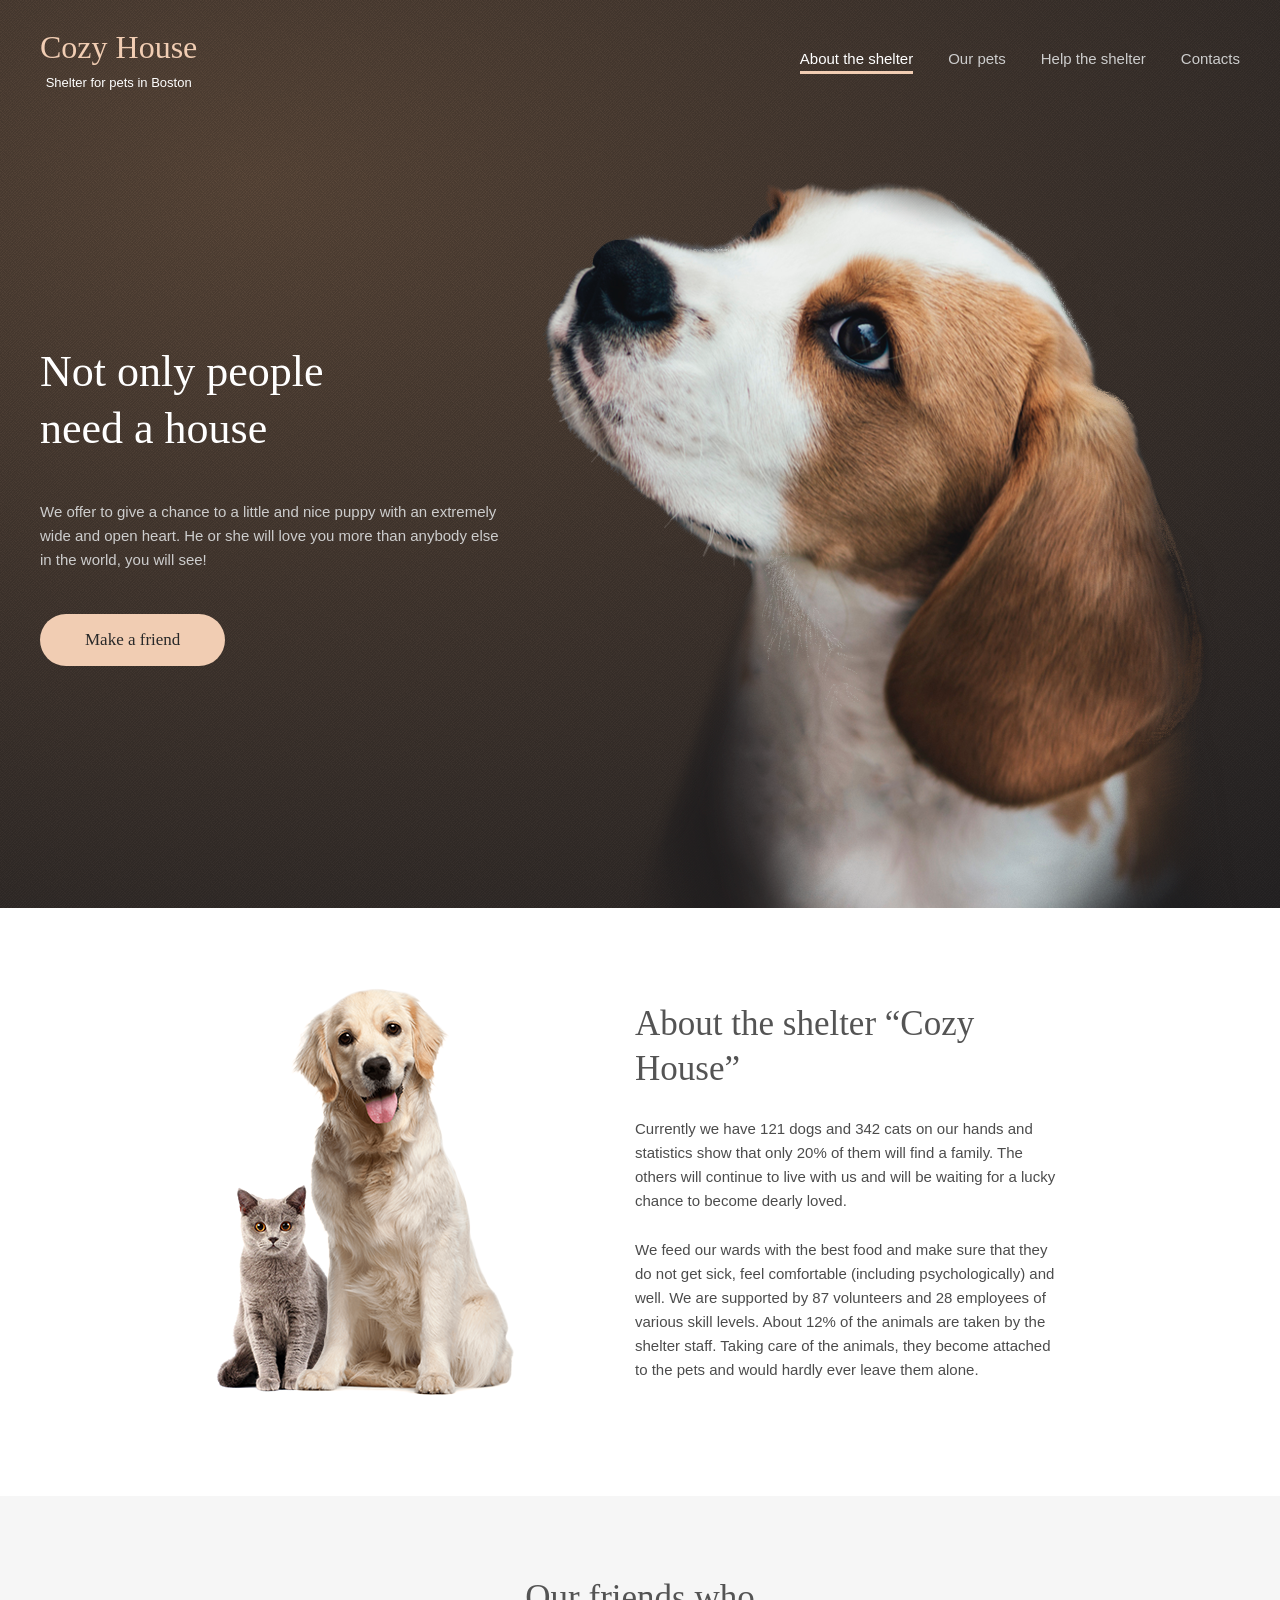
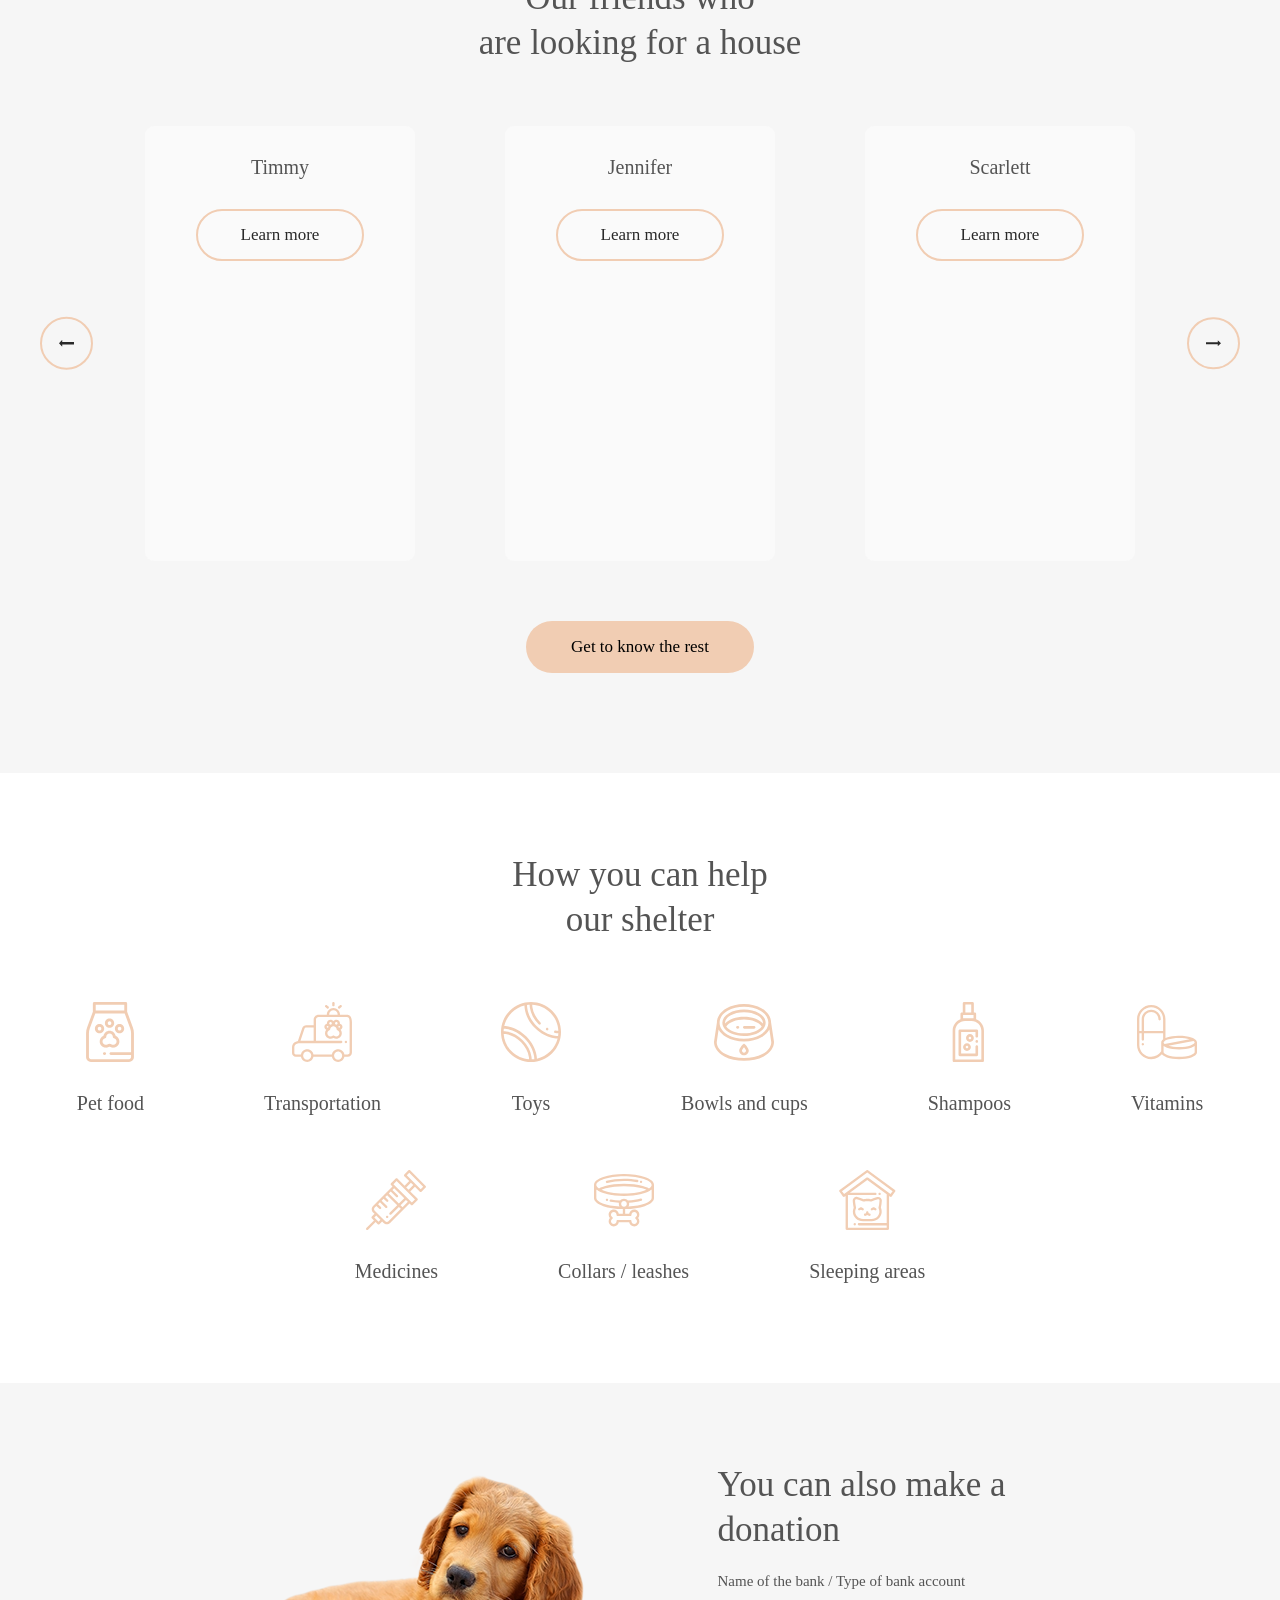
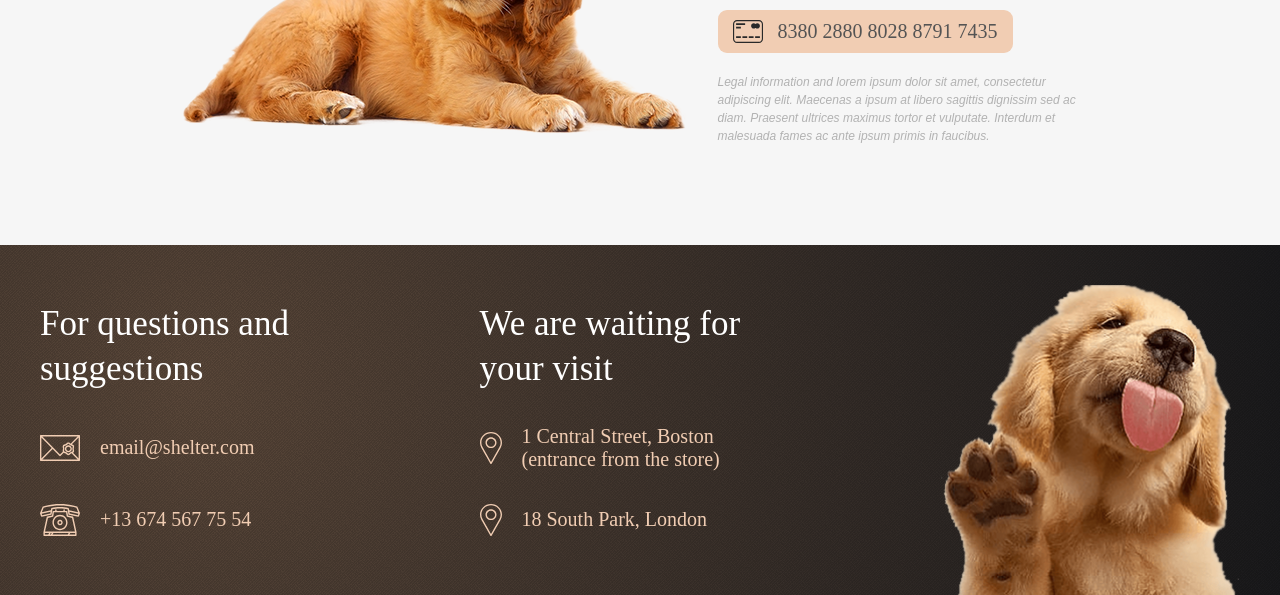
<file: shelter/index.html>
<!doctype html>
<html lang="en">
  <head>
    <meta charset="UTF-8" />
    <meta name="viewport" content="width=device-width, initial-scale=1.0" />
    <title>Cozy House Main</title>
    <link rel="icon" href="assets/favicon.jpg" />
    <link rel="stylesheet" href="reset.css" />
    <link rel="stylesheet" href="styles.css" />
  </head>

  <body>
    <div class="overlay"></div>
    <div class="modal-window"></div>
    <div class="start-screen">
      <div class="start-screen-wrapper">
        <header id="#header" class="main-header">
          <a class="logo-button" href="">
            <span id="logo-text">Cozy House</span>
            <p class="logo-subtext">Shelter for pets in Boston</p>
          </a>
          <nav>
            <ul class="nav-list">
              <li id="active-link"><a href="#about">About the shelter</a></li>
              <li>
                <a
                  href="https://vitny.github.io/ShelterCozyHouse/shelter/pages/pets/pets.html"
                  >Our pets</a
                >
              </li>
              <li><a href="#help">Help the shelter</a></li>
              <li><a href="#footer">Contacts</a></li>
            </ul>
            <svg
              class="burger-menu"
              width="30"
              height="22"
              viewBox="0 0 30 22"
              fill="none"
              xmlns="http://www.w3.org/2000/svg"
            >
              <line y1="21" x2="30" y2="21" stroke="#F1CDB3" stroke-width="2" />
              <line y1="11" x2="30" y2="11" stroke="#F1CDB3" stroke-width="2" />
              <line y1="1" x2="30" y2="1" stroke="#F1CDB3" stroke-width="2" />
            </svg>
          </nav>
        </header>
        <section id="not-only">
          <div class="start-section-wrapper">
            <div class="start-content">
              <h1>Not only people need a house</h1>
              <p class="start-text">
                We offer to give a chance to a little and nice puppy with an
                extremely wide and open heart. He or she will love you more than
                anybody else in the world, you will see!
              </p>
              <a id="start-button" class="btn-main" href="#our-friends"
                >Make a friend</a
              >
            </div>
            <img
              class="start-img"
              src="assets/png/start-screen-puppy.png"
              alt="photo of a puppy"
            />
          </div>
        </section>
      </div>
    </div>
    <main>
      <section id="about">
        <div class="section-container about-section">
          <img
            src="assets/png/about-pets.png"
            alt="dog and cat sitting close to each other"
          />
          <div class="about-content">
            <h2 class="about-header">About the shelter “Cozy House”</h2>
            <p>
              Currently we have 121 dogs and 342 cats on our hands and
              statistics show that only 20% of them will find a family. The
              others will continue to live with us and will be waiting for a
              lucky chance to become dearly loved.
            </p>
            <p>
              We feed our wards with the best food and make sure that they do
              not get sick, feel comfortable (including psychologically) and
              well. We are supported by 87 volunteers and 28 employees of
              various skill levels. About 12% of the animals are taken by the
              shelter staff. Taking care of the animals, they become attached to
              the pets and would hardly ever leave them alone.
            </p>
          </div>
        </div>
      </section>
      <section id="our-friends">
        <div class="section-container our-friends-section">
          <h2 class="our-friends-header">
            Our friends who <br />are looking for a house
          </h2>
          <div class="our-friends-content">
            <div class="pets-cards"></div>
            <div class="our-friends-buttons">
              <button class="btn-slider left">
                <img src="assets/svg/Arrow.svg" alt="arrow icon" />
              </button>
              <button class="btn-slider right">
                <img src="assets/svg/Arrow.svg" alt="arrow icon" />
              </button>
            </div>
          </div>
          <a class="btn-main pets-button" href="https://vitny.github.io/ShelterCozyHouse/shelter/pages/pets/pets.html">Get to know the rest</a>
        </div>
      </section>
      <section id="help">
        <div class="section-container help-section">
          <h2 class="help-header">How you can help our shelter</h2>
          <div class="help-content">
            <ul class="help-list">
              <li class="help-item">
                <img src="assets/svg/help/icon-pet-food.svg" alt="icon" />
                <span class="item-name">Pet food</span>
              </li>
              <li class="help-item">
                <img src="assets/svg/help/icon-transportation.svg" alt="icon" />
                <span class="item-name">Transportation</span>
              </li>
              <li class="help-item">
                <img src="assets/svg/help/icon-toys.svg" alt="icon" />
                <span class="item-name">Toys</span>
              </li>
              <li class="help-item">
                <img src="assets/svg/help/icon-bowls-and-cups.svg" alt="icon" />
                <span class="item-name">Bowls and cups</span>
              </li>
              <li class="help-item">
                <img src="assets/svg/help/icon-shampoos.svg" alt="icon" />
                <span class="item-name">Shampoos</span>
              </li>
              <li class="help-item">
                <img src="assets/svg/help/icon-vitamins.svg" alt="icon" />
                <span class="item-name">Vitamins</span>
              </li>
              <li class="help-item">
                <img src="assets/svg/help/icon-medicines.svg" alt="icon" />
                <span class="item-name">Medicines</span>
              </li>
              <li class="help-item">
                <img
                  src="assets/svg/help/icon-collars-leashes.svg"
                  alt="icon"
                />
                <span class="item-name">Collars / leashes</span>
              </li>
              <li class="help-item">
                <img src="assets/svg/help/icon-sleeping-area.svg" alt="icon" />
                <span class="item-name">Sleeping areas</span>
              </li>
            </ul>
          </div>
        </div>
      </section>
      <section id="in-addition">
        <div class="section-container in-addition-section">
          <img src="assets/png/donation-dog.png" alt="photo of a puppy" />
          <div class="in-addition-content">
            <h2 class="in-addition-header">You can also make a donation</h2>
            <span class="bank-name"
              >Name of the bank / Type of bank account</span
            >
            <a href="" class="credit-card-info">
              <img src="assets/svg/credit-card.svg" alt="card-icon" />
              <span class="card-number">8380 2880 8028 8791 7435</span>
            </a>
            <p class="legal-info">
              Legal information and lorem ipsum dolor sit amet, consectetur
              adipiscing elit. Maecenas a ipsum at libero sagittis dignissim sed
              ac diam. Praesent ultrices maximus tortor et vulputate. Interdum
              et malesuada fames ac ante ipsum primis in faucibus.
            </p>
          </div>
        </div>
      </section>
    </main>
    <footer id="footer">
      <div class="footer-container">
        <div class="contacts-info">
          <h3 class="footer-header">For questions and suggestions</h3>
          <a class="footer-item" href="mailto:email@shelter.com">
            <img src="assets/png/footer/icon-email.svg" alt="icon" />
            <span class="footer-item-text">email@shelter.com</span>
          </a>
          <a class="footer-item" href="tel:+136745677554">
            <img src="assets/png/footer/icon-phone.svg" alt="icon" />
            <span class="footer-item-text">+13 674 567 75 54</span>
          </a>
        </div>
        <div class="adress-info">
          <h3 class="footer-header">We are waiting for your visit</h3>
          <a
            href="https://maps.app.goo.gl/yZmf9bBfKBNTnvrVA"
            target="_blank"
            class="footer-item"
          >
            <img src="assets/png/footer/icon-marker.svg" alt="icon" />
            <span class="footer-item-text"
              >1 Central Street, Boston (entrance from the store)</span
            >
          </a>
          <a
            href="https://maps.app.goo.gl/yZmf9bBfKBNTnvrVA"
            target="_blank"
            class="footer-item"
          >
            <img src="assets/png/footer/icon-marker.svg" alt="icon" />
            <span class="footer-item-text">18 South Park, London </span>
          </a>
        </div>
        <img
          src="assets/png/footer-puppy.png"
          alt="photo of a puppy with tongou out"
        />
      </div>
    </footer>

    <script src="script.js"></script>
    <script src="modal.js"></script>
    <script src="menu.js"></script>
  </body>
</html>
</file>
<file: shelter/styles.css>
body.lock-scroll {
  width: 100%;
  overflow: hidden;
}

* {
  font-family: Arial, Helvetica, sans-serif;
  scroll-behavior: smooth;
  transition: all 0.3s ease;
}

h1 {
  font-family: Georgia, 'Times New Roman', Times, serif;
  font-size: 44px;
  line-height: 130%;
  max-width: 310px;
}

h2 {
  font-family: Georgia, 'Times New Roman', Times, serif;
  font-size: 35px;
  line-height: 128%;
  letter-spacing: 6%;
  color: var(--color-dark-l);
  text-align: center;
}

.section-container {
  padding: 80px 40px 100px;
  max-width: 1280px;
  margin: auto;
}

.overlay {
  position: fixed;
  inset: 0;
  background-color: rgba(41, 41, 41, 0.6);
  opacity: 0;
  visibility: hidden;
  transition:
    opacity 0.3s ease,
    visibility 0.3s ease;

  z-index: 998;
}

.overlay.active {
  opacity: 1;
  visibility: visible;
}

/* styles */

:root {
  --color-primary: #f1cdb3;
  --color-primary-light: #fddcc4;

  --color-dark: #cdcdcd;
  --color-dark-3xl: #292929;
  --color-dark-xl: #4c4c4c;
  --color-dark-l: #545454;
  --color-dark-m: #b2b2b2;
  --color-dark-s: #cdcdcd;

  --color-light-xl: #ffffff;
  --color-light-l: #f6f6f6;
  --color-light-s: #fafafa;
}

/* START SCREEN */
.start-screen {
  background:
    url('assets/bg/noise_transparent.png'),
    radial-gradient(ellipse 120% 110% at 20% 20%, #5b483a 0%, #262425 100%);
  background-repeat: repeat;
  background-size: auto;
}

.start-screen-wrapper {
  margin: auto;
  max-width: 1280px;
  padding: 30px 40px 0;

  display: flex;
  flex-direction: column;
  gap: 90px;
  color: var(--color-light-xl);
}

.main-header {
  display: flex;
  align-items: center;
  justify-content: space-between;
}

.logo-button {
  display: flex;
  flex-direction: column;
  align-items: center;
  gap: 10px;
}

#logo-text {
  color: var(--color-primary);
  font-family: Georgia, 'Times New Roman', Times, serif;
  line-height: 110%;
  letter-spacing: 6%;
  font-size: 2rem;
  font-weight: 500;
}

.logo-subtext {
  letter-spacing: 10%;
  font-size: 13px;
  font-weight: 500;
}

.nav-list {
  display: flex;
  gap: 35px;
}

.nav-list > li > a:hover {
  color: var(--color-light-s);
}

.nav-list > li > a {
  line-height: 160%;
  font-size: 15px;
  font-weight: 500;
  color: var(--color-dark);
}

#active-link > a {
  color: var(--color-light-xl);
}

#active-link {
  border-bottom: solid 3px var(--color-primary);
  pointer-events: none;
}

.start-section-wrapper {
  display: flex;
  justify-content: space-between;
}

.start-content {
  margin-top: 163px;
  display: flex;
  flex-direction: column;
  gap: 42px;
  max-width: 460px;
}

.start-text {
  color: var(--color-dark);
  font-size: 15px;
  line-height: 160%;
}

.start-img {
  min-width: 0;
  object-fit: contain;
  min-width: 500px;
}

#start-button {
  color: var(--color-dark-3xl);
}

.burger-menu {
  display: none;
}

.btn-main {
  display: flex;
  width: fit-content;
  padding: 15px 45px;
  color: var(--color-dark-3xl);
  background-color: var(--color-primary);
  border-radius: 100px;

  font-family: Georgia, 'Times New Roman', Times, serif;
  font-size: 17px;
  line-height: 130%;
  letter-spacing: 6%;

  transition: background-color 0.3s ease;
}

.btn-main:hover {
  background-color: var(--color-primary-light);
}

@media (max-width: 950px) {
  .start-screen-wrapper {
    gap: 60px;
    padding: 30px 30px 0;
  }

  .start-section-wrapper {
    flex-direction: column;
    align-items: center;
    gap: 100px;
  }

  .start-img {
    width: 569px;
    min-width: 0px;

    align-self: self-end;
  }

  .start-content {
    margin-top: 0;
  }

  #start-button {
    align-self: center;
  }
}

@media (max-width: 767px) {
  .nav-list {
    position: fixed;
    top: 0;
    right: 0;
    height: 100vh;
    background-color: var(--color-dark-3xl);
    width: 320px;
    flex-direction: column;
    align-items: center;
    justify-content: center;
    gap: 40px;
    transform: translateX(100vw);
  }

  .nav-list > li {
    width: fit-content;
    font-size: 32px;
    line-height: 160%;
  }

  .nav-list > li > a {
    font-size: 32px;
    line-height: 160%;
  }

  .burger-menu {
    display: block;
    cursor: pointer;
    position: relative;
    z-index: 1000;
  }

  .burger-menu.active {
    transform: rotate(90deg);
  }

  .nav-list.active {
    transform: translateX(0);

    z-index: 999;
  }
}

@media (max-width: 420px) {
  .main-header {
    padding: 0 10px;
  }

  .start-screen-wrapper {
    padding: 30px 10px 0;
  }

  .start-content {
    width: 300px;
    align-items: center;
  }

  .start-section-wrapper {
    gap: 105px;
  }

  .start-text {
    text-align: center;
  }

  .start-content > h1 {
    text-align: center;
    font-size: 25px;
    line-height: 130%;
    letter-spacing: 6%;
    max-width: 210px;
  }

  .start-img {
    width: 260px;
  }
}

/* ABOUT */

.about-header {
  max-width: 370px;
  text-align: left;
}
.about-section {
  display: flex;
  justify-content: center;
  align-items: center;
  gap: 120px;
}

.about-content {
  max-width: 430px;
  display: flex;
  flex-direction: column;
  gap: 25px;
}

.about-content > p {
  font-size: 15px;
  line-height: 160%;
  color: var(--color-dark-xl);
}

@media (max-width: 850px) {
  .about-section {
    flex-direction: column-reverse;
    gap: 80px;
  }
}

@media (max-width: 400px) {
  .about-section > img {
    width: 260px;
  }

  .about-section {
    gap: 42px;
  }
  .h2 {
    font-size: 25px;
  }

  .about-header {
    font-size: 25px;
    text-align: center;
    max-width: 230px;
  }

  .about-content {
    align-items: center;
    padding: 0 15px;
    gap: 23px;
  }

  .about-content > p {
    text-align: justify;
  }

  .section-container {
    padding: 42px 10px;
  }
}

/* OUR FRIENDS */
#our-friends {
  background-color: var(--color-light-l);
}

.our-friends-section {
  display: flex;
  flex-direction: column;
  gap: 60px;
  align-items: center;
}

.our-friends-header {
  max-width: 400px;
}

.our-friends-content {
  width: 100%;
  flex-direction: column;
  display: flex;
  align-items: center;
  position: relative;
}

.btn-slider {
  display: flex;
  justify-content: center;
  align-items: center;
  padding: 21px 17px;
  border: solid 2px var(--color-primary);
  border-radius: 100px;
  transition:
    background-color 0.3s ease,
    border-color 0.3s ease;
}

.our-friends-buttons {
  position: absolute;
  top: 50%;
  transform: translateY(-50%);
  left: 0;
  right: 0;
  display: flex;
  justify-content: space-between;
  align-items: center;
  pointer-events: none;
}

.btn-slider {
  pointer-events: all;
}

.btn-slider:hover {
  background-color: var(--color-primary-light);
  border-color: var(--color-primary-light);
}

.btn-slider > img {
  width: 15px;
}

.btn-slider.right {
  transform: rotate(180deg);
}

.pets-cards {
  overflow: hidden;
  position: relative;
  width: 100%;
  height: 435px;
}

.pets-track {
  display: flex;
  gap: 90px;
  justify-content: center;
  align-items: center;
  width: 100%;
  height: 100%;
  pointer-events: none;
}

.card-pet {
  pointer-events: all;
}

.pets-track.slide-left {
  animation: slideLeft 0.4s ease forwards;
}

.pets-track.slide-right {
  animation: slideRight 0.4s ease forwards;
}

.card-pet {
  width: 270px;
  height: 435px;
  display: flex;
  flex-direction: column;
  align-items: center;
  gap: 30px;
  background-color: var(--color-light-s);
  border-radius: 9px;
}

.pet-photo {
  background-color: var(--color-light-s);
}

.pet-name {
  font-family: Georgia, 'Times New Roman', Times, serif;
  font-size: 20px;
  letter-spacing: 6%;
  color: var(--color-dark-l);
}

.btn-pet {
  display: flex;
  justify-content: center;
  align-items: center;
  padding: 13px 43px;

  font-family: Georgia, 'Times New Roman', Times, serif;

  font-size: 17px;
  line-height: 130%;
  letter-spacing: 6%;
  color: var(--color-dark-3xl);

  border: solid 2px var(--color-primary);
  border-radius: 100px;
  transition:
    background-color 0.3s ease,
    border-color 0.3s ease;
}

.card-pet {
  cursor: pointer;
}

.card-pet:hover {
  background-color: var(--color-light-xl);
}

.card-pet:hover .btn-pet {
  background-color: var(--color-primary-light);
  border-color: var(--color-primary-light);
}

@keyframes slideLeft {
  from {
    transform: translateX(0);
  }
  to {
    transform: translateX(-100%);
  }
}

@keyframes slideRight {
  from {
    transform: translateX(0);
  }
  to {
    transform: translateX(100%);
  }
}

@media (max-width: 1200px) {
  .pets-cards {
    gap: 40px;
  }

  .our-friends-section {
    padding: 80px 30px 100px;
  }
}

@media (max-width: 440px) {
  .our-friends-content {
    gap: 20px;
  }

  .our-friends-buttons {
    position: relative;
    gap: 80px;
    transform: translateY(0%);
  }

  .our-friends-header {
    font-size: 25px;
    text-align: center;
  }

  .section-container {
    padding: 42px 10px;
  }

  .our-friends-section {
    gap: 42px;
  }
}

/* HELP */
.help-section {
  display: flex;
  flex-direction: column;
  align-items: center;
  gap: 60px;
}

.help-header {
  max-width: 310px;
}

.help-list {
  display: flex;
  flex-wrap: wrap;
  justify-content: center;
  column-gap: 120px;
  row-gap: 55px;
}

.help-item {
  display: flex;
  flex-direction: column;
  align-items: center;
  gap: 30px;
}

.item-name {
  color: var(--color-dark-l);
  font-family: Georgia, 'Times New Roman', Times, serif;
  font-size: 20px;
  line-height: 115%;
  letter-spacing: 6%;
}

@media (max-width: 800px) {
  .help-list {
    gap: 55px 60px;
  }

  .help-item {
    width: 170px;
  }
}

@media (max-width: 480px) {
  .help-section {
    gap: 42px;
  }

  .help-list {
    gap: 30px;
  }

  .help-list img {
    width: 50px;
  }

  .help-item {
    width: 130px;
    gap: 20px;
  }

  .item-name {
    font-size: 15px;
    line-height: 113%;
  }

  .help-header {
    font-size: 25px;
    text-align: center;
    max-width: 240px;
  }
}

@media (max-width: 340px) {
  .help-list {
    padding: 0 5px;
    justify-content: start;
  }
}

/* IN ADDITION */
#in-addition {
  background-color: var(--color-light-l);
}

.in-addition-section > img {
  max-height: 261px;
}

.in-addition-section {
  display: flex;
  justify-content: center;
  align-items: center;
  gap: 30px;
}

.in-addition-content {
  display: flex;
  flex-direction: column;
  gap: 20px;
  max-width: 380px;
}

.in-addition-header {
  text-align: start;
  max-width: 300px;
}

.bank-name {
  font-family: Georgia, 'Times New Roman', Times, serif;
  font-size: 15px;
  line-height: 110%;
  letter-spacing: 6%;
  color: var(--color-dark-l);
}

.credit-card-info {
  display: flex;
  align-items: center;
  gap: 15px;
  padding: 10px 15px;
  background-color: var(--color-primary);
  width: fit-content;
  border-radius: 9px;
  transition: background-color 0.3s ease;
}

.credit-card-info:hover {
  background-color: var(--color-primary-light);
}

.card-number {
  font-family: Georgia, 'Times New Roman', Times, serif;
  font-size: 20px;
  line-height: 115%;
  letter-spacing: 6%;
  color: var(--color-dark-l);
}

.legal-info {
  font-size: 12px;
  line-height: 18px;
  font-style: italic;
  color: var(--color-dark-m);
  width: 100%;
}

@media (max-width: 980px) {
  .in-addition-section {
    flex-direction: column-reverse;
    gap: 60px;
  }
}

@media (max-width: 400px) {
  .in-addition-section {
    gap: 42px;
  }

  .in-addition-section > img {
    max-width: 260px;
  }

  .in-addition-content {
    align-items: center;
    padding: 0 9px;
  }

  .in-addition-header {
    font-size: 25px;
    text-align: center;
    max-width: 220px;
  }

  .bank-name {
    line-height: 160%;
    letter-spacing: 0%;
    text-align: center;
  }

  .card-number {
    font-size: 15px;
    line-height: 110%;
  }

  .legal-info {
    text-align: justify;
  }
}

/* FOOTER */
#footer {
  background:
    url('assets/bg/noise_transparent.png'),
    radial-gradient(circle at 15% 40%, #5b483a 0%, #1a1a1c 100%);
  background-repeat: repeat;
  background-size: auto;
}

.footer-container {
  max-width: 1280px;
  margin: auto;
  padding: 40px 40px 0;
  display: flex;
  justify-content: space-between;
}

.adress-info {
  max-width: 300px;
  margin-top: 16px;
  display: flex;
  flex-direction: column;
  gap: 33px;
}

.contacts-info {
  max-width: 279px;
  margin-top: 16px;
  display: flex;
  flex-direction: column;
  gap: 40px;
}

.footer-header {
  color: var(--color-light-xl);
  text-align: left;

  font-family: Georgia, 'Times New Roman', Times, serif;
  font-size: 35px;
  line-height: 130%;
  letter-spacing: 6%;
}

.footer-item {
  display: flex;
  gap: 20px;
  align-items: center;
}

.footer-item-text {
  color: var(--color-primary);

  font-family: Georgia, 'Times New Roman', Times, serif;
  font-size: 20px;
  line-height: 115%;
  letter-spacing: 6%;
}

@media (max-width: 980px) {
  .footer-container {
    padding: 30px 30px 0;
    justify-content: center;
    flex-wrap: wrap;
    gap: 65px 60px;
  }

  .adress-info,
  .contacts-info {
    margin-top: 0;
  }
}

@media (max-width: 400px) {
  .footer-container > img {
    max-width: 260px;
  }

  .footer-container {
    padding: 30px 10px 0;
    gap: 40px;
  }

  .footer-header {
    text-align: center;
    font-size: 25px;
    width: 260px;
  }

  .contacts-info,
  .adress-info {
    align-items: center;
  }

  .adress-info > a {
    align-self: self-start;
  }

  .adress-info {
    gap: 40px;
  }
}

/* MODAL WINDOW */
.modal-window {
  display: none;
}

.modal-window.active {
  inset: 0;
  display: flex;
  position: fixed;
  justify-content: center;
  align-items: center;
  z-index: 10000;
}

.modal-window-container {
  display: flex;
  flex-direction: column;
}

.modal-wrapper {
  width: fit-content;
  display: flex;
  gap: 29px;
  background-color: var(--color-light-s);
  border-radius: 9px;
  overflow: hidden;
}

.modal-pet-pic {
  width: 500px;
  height: 500px;
}

.modal-content {
  display: flex;
  flex-direction: column;
  width: 350px;
  margin: 50px 20px 0 0;
}

.name {
  font-family: Georgia, 'Times New Roman', Times, serif;
  font-size: 35px;
  line-height: 130%;
  letter-spacing: 6%;
}

.breed-line {
  margin-top: 10px;
  font-size: 20px;
  line-height: 115%;
  letter-spacing: 6%;
}

.type,
.breed {
  font-family: Georgia, 'Times New Roman', Times, serif;
}

.description {
  margin-top: 40px;
  font-family: Georgia, 'Times New Roman', Times, serif;
  font-size: 15px;
  line-height: 110%;
  letter-spacing: 6%;
}

.pet-list span {
  font-family: Georgia, 'Times New Roman', Times, serif;
  font-size: 15px;
  line-height: 110%;
  letter-spacing: 6%;
}

.pet-list {
  margin-top: 40px;
  display: flex;
  flex-direction: column;
  gap: 10px;
}

.line-header {
  font-weight: 700;
}

.pet-list li {
  position: relative;
  padding-left: 14px;
}

.pet-list li::before {
  content: '';
  position: absolute;
  left: 0;
  top: 50%;
  width: 4px;
  height: 4px;
  background-color: var(--color-primary);
  border-radius: 50%;
  transform: translateY(-50%);
}

.btn-modal-close {
  position: relative;
  align-self: flex-end;
  right: -42px;
  width: fit-content;
  display: flex;
  align-items: center;
  justify-content: center;
  padding: 18px;
  border-radius: 100px;
  border: solid 2px var(--color-primary);
}

.btn-modal-close:hover {
  background-color: var(--color-primary);
}

@media (max-width: 1000px) {
  .modal-wrapper {
    gap: 9px;
  }

  .modal-content {
    margin: 10px 8px 0 0;
  }

  .modal-pet-pic {
    width: 350px;
    height: 350px;
  }

  .modal-content {
    width: 261px;
  }

  .description {
    margin-top: 20px;
    font-size: 13px;
  }

  .pet-list {
    margin-top: 20px;
    gap: 6px;
  }
}

@media (max-width: 730px) {
  .modal-content {
    margin: 9px;
    align-items: center;
  }

  .modal-pet-pic {
    display: none;
  }

  .modal-content {
    width: 241px;
  }

  .description {
    margin-top: 20px;
    font-size: 13px;
  }

  .pet-list {
    align-self: flex-start;
    margin-top: 25px;
    gap: 5px;
  }
}
</file>
